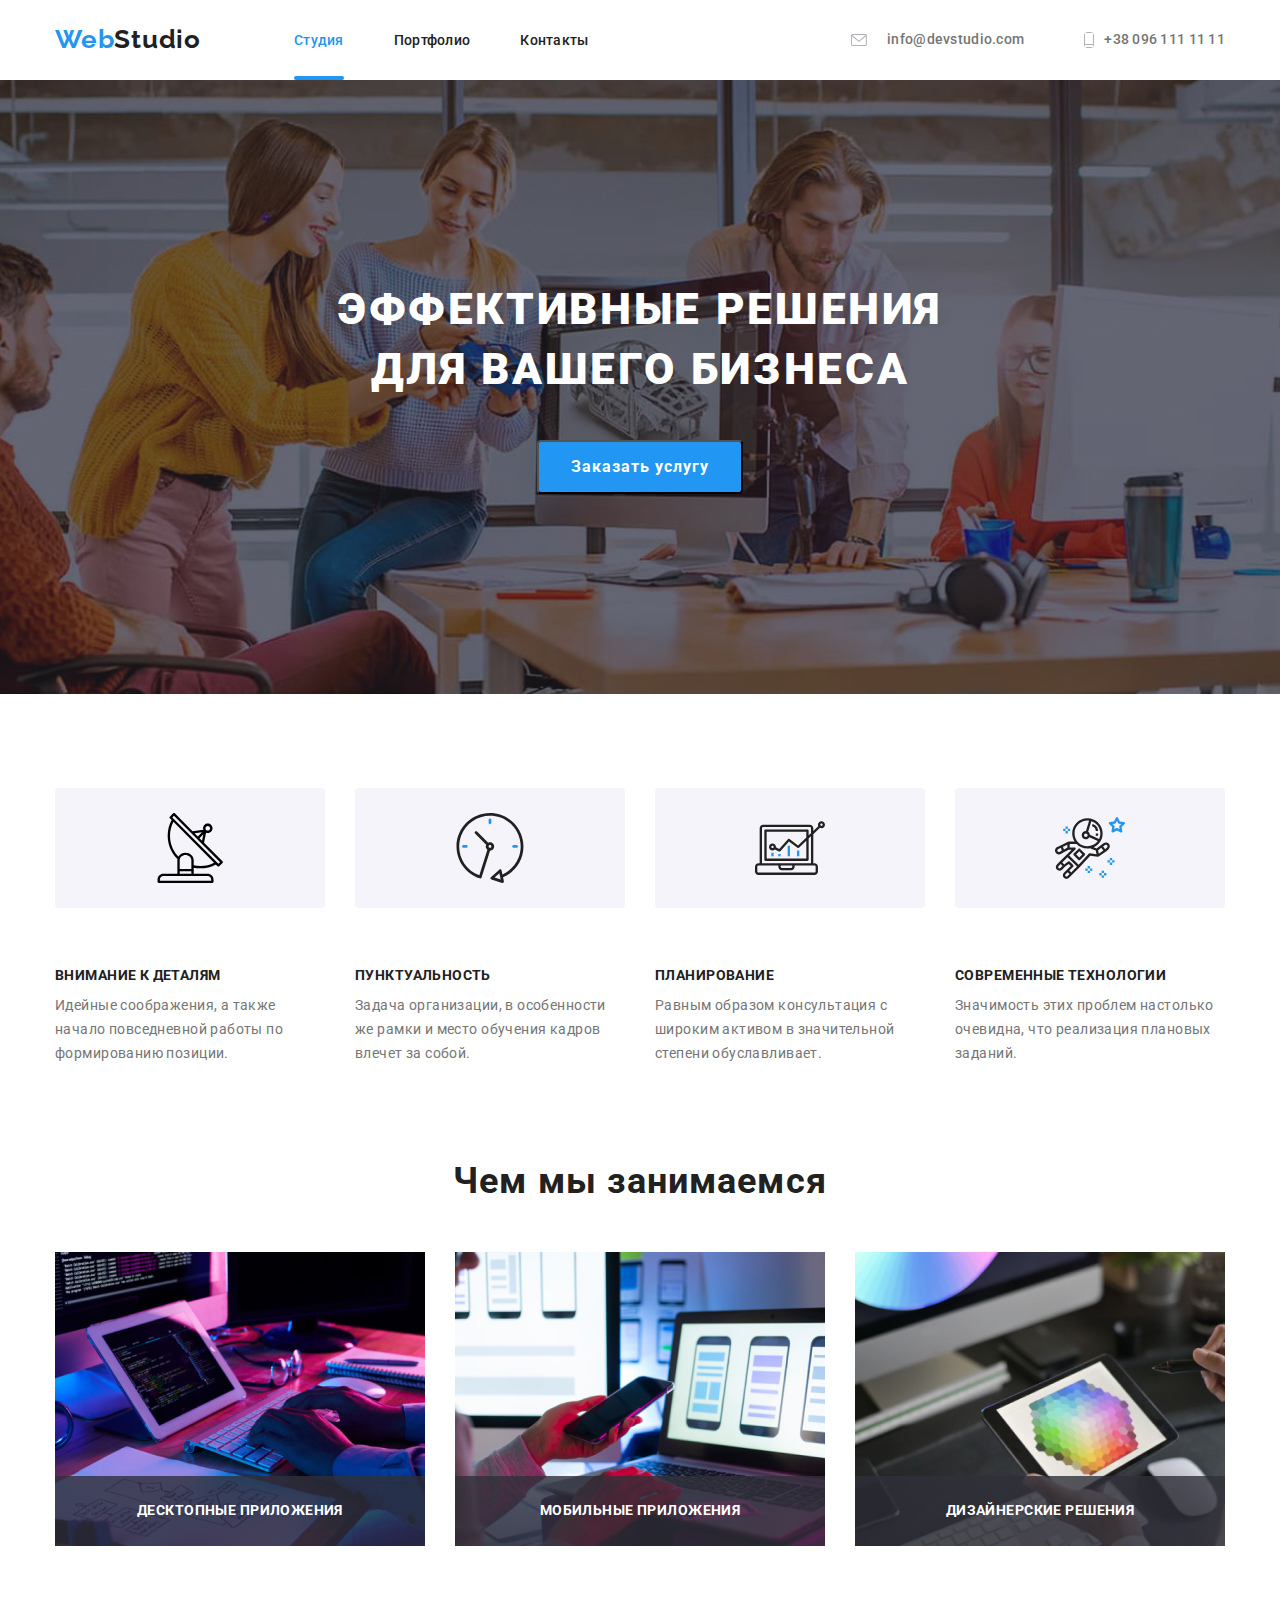
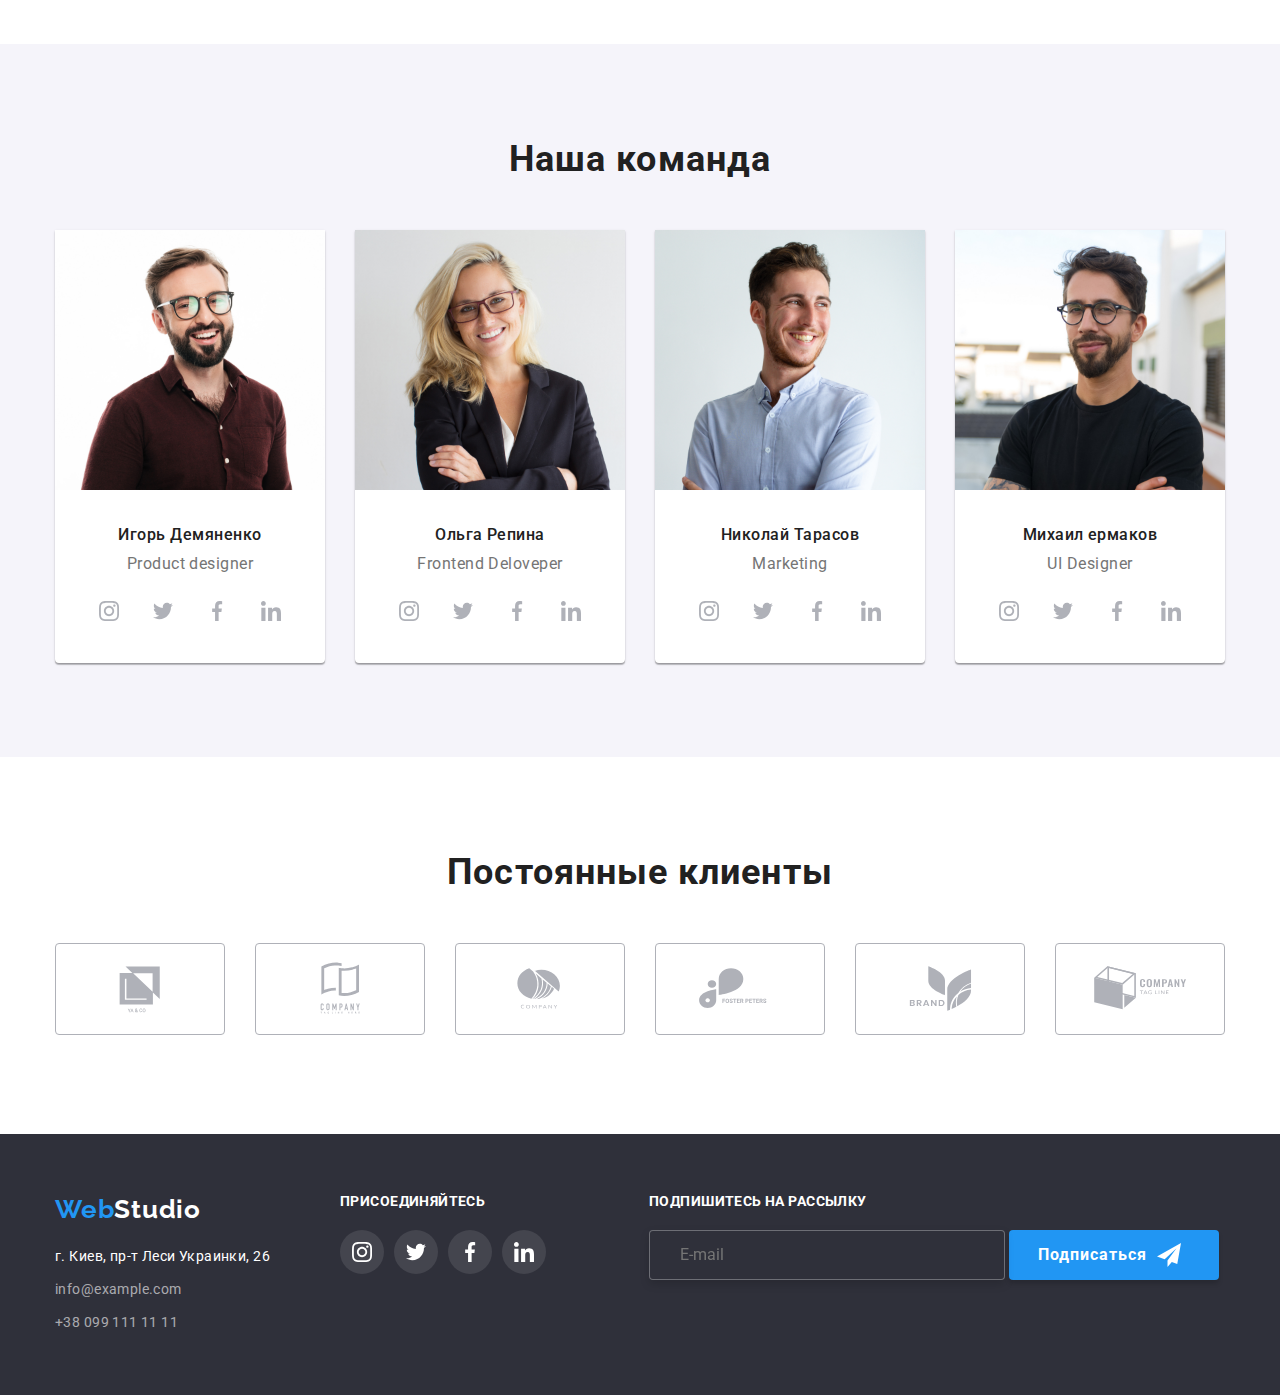
<file: index.html>
<!DOCTYPE html>
<html lang="en">
<head>
    <meta charset="UTF-8">
    <meta http-equiv="X-UA-Compatible" content="IE=edge">
    <meta name="viewport" content="width=device-width, initial-scale=1.0">
    <title>Document</title>
   
       <link rel="preconnect" href="https://fonts.googleapis.com">
    <link rel="preconnect" href="https://fonts.gstatic.com" crossorigin>
    <link href="https://fonts.googleapis.com/css2?family=Raleway:wght@700&family=Roboto:wght@400;500;700;900&display=swap" rel="stylesheet">
   
   
    <link rel="stylesheet" href="https://cdnjs.cloudflare.com/ajax/libs/modern-normalize/1.1.0/modern-normalize.min.css">
    <link rel="stylesheet" href="./css/styles.css">
</head>
<body>
    
    <header class="header"> 
        <div class="container">
            <div class="header-logadres">
                <nav>
                    <ul class="header-nav"> 
                        <li class="logo"> <a  href ="./webstodio.html" class="logo-ferst"> Web<span class="logo-lest">Studio </span> </a></li>
                      

                        <li class="item"> <a href = "./index.html" class="header-aktiv">Студия  </a>  </li>
                        
                        <li class="item"> <a href = "./portfolio.html" class="header-link" >Портфолио</a>  </li>
                        <li class="item"> <a href = "" class="header-link">Контакты</a>  </li>
                       
                    </ul>
                </nav> 
                <ul class="header-cont">
                    <div class="header-logadres header-hover">
                        <li class="item email"> 
                            <svg class="clients-icon email" height="12"   width="16">
                                <use href="./images/symbol-defs.svg#icon-email"></use>
                            </svg>
                            <a class="header-webadres" href = "mailto: info@devstudio.com" >info@devstudio.com </a>
                        </li> 
                        <li class="item web">
                            <svg class="clients-icon web" height="16"   width="10">
                                <use href="./images/symbol-defs.svg#icon-tel"></use>
                            </svg>
                            <a href ="tel:+38 096 111 11 11" class="header-contacts"> +38 096 111 11 11  </a>
                        </li>
                    </div>
                </ul>
            </div>
        </div>
    </header>
  
<main> 




    <section class="center" > 
        <div class="overlay">
    <h1 class="ferst-fase"> ЭФФЕКТИВНЫЕ РЕШЕНИЯ <br> ДЛЯ ВАШЕГО БИЗНЕСА</h1>
  <a class="fersbotton-center" > <button type="button" class="ferst-button" data-modal-open >Заказать услугу </button>  </a>
        </div>
    </section> 
<section class="difer "> <!--diference-->

    <div class="container">   
    <div class="uldifference">
        <ul class="ullink difference">
            <li class="icon-first">
                <div class="differenceicon-center">
                <svg class="icon-fifference" width="70" height="70">
                    <use href="./images/symbol-defs.svg#icon-antenna"></use>
                </svg>
            </div>
            </li>
            <li class="icon-first">
                <div class="differenceicon-center">
                <svg class=""  width="70" height="70">
                    <use href="./images/symbol-defs.svg#icon-clock"></use>
                </svg> 
                </div>
            </li>
            <li class="icon-first">
                <div class="differenceicon-center">
                <svg class=""  width="70" height="70">
                    <use href="./images/symbol-defs.svg#icon-diagram"></use>
                </svg> 
                </div>
            </li>
            <li class="icon-first">
                <div class="differenceicon-center">
                <svg class=""  width="70" height="70">
                    <use href="./images/symbol-defs.svg#icon-astronaut"></use>
                </svg>
                </div>
            </li>
        </ul>
    
    
    <ul class="differenceflex">
        <!-- <div class="difference-item"> -->
        <li class="difference-icon item icon-antenna"> 
            <h3 class="difference">ВНИМАНИЕ К ДЕТАЛЯМ </h3>
            <p class="difference-p">Идейные соображения, а также начало повседневной работы по формированию позиции.</p>
        </li>
        <li class=" difference-icon item icon-clock"> 
            <h3 class="difference">ПУНКТУАЛЬНОСТЬ </h3>
            <p class="difference-p">Задача организации, в особенности же рамки и место обучения кадров влечет за собой.</p>
        </li>
        <li class=" difference-icon item icon-diagram"> 
            <h3 class="difference">ПЛАНИРОВАНИЕ</h3>
            <p class="difference-p">Равным образом консультация с широким активом в значительной степени обуславливает.</p>
        </li>
        <li class=" difference-icon item icon-astronaut"> 
            <h3 class="difference">СОВРЕМЕННЫЕ ТЕХНОЛОГИИ</h3>
            <p class="difference-p">Значимость этих проблем настолько очевидна, что реализация плановых заданий.</p>
        </li>
    </ul> 
</div>



    <!-- </div>   -->
</div>
</section>
<!--услуги-->  
<section class="container-work">
    <div class="container">
<h2 class="work"> Чем мы занимаемся </h2>

<ul class="imagedecor">
    <div class="item-work"  >
        <div class="work-position">
                    <li class=" ">
                        <img src="./images/image1.jpg" alt="Офис" width="370">
                    </li>
                    <div class="work-name" >
                        <h2 class="work-text">Десктопные приложения </h2>
                    </div>
        </div>
        </div>
    

        <div class="item-work"  >
            <div class="work-position">
                        <li class=" ">
                            <img src="./images/image2.jpg" alt="Прилажения" width="370">
                        </li>
                        <div class="work-name" >
                            <h2 class="work-text">Мобильные приложения</h2>
                        </div>
            </div>
            </div>


            <div class="item-work"  >
                <div class="work-position">
                            <li class=" ">
                                <img src="./images/image3.jpg" alt="web-дизайн" width="370">
                            </li>
                            <div class="work-name" >
                                <h2 class="work-text">Дизайнерские решения </h2>
                            </div>
                </div>
                </div>






</ul>
</div>
</section>
<!--команда-->  
    <section class="tim" >
        <div class="container">
<h2 class="team"> Наша команда</h2>
<ul class="teamdecor"> 
    <li class="item">
        <img src="./images/prep_1.jpg" alt="Демьяненко" width="270">
             <div class="team-center">
                <h3 class="team-name"> Игорь Демяненко</h3>
                <p class="team-position"> Product designer</p>
            </div>
    
            <ul class="ullink">

                <li class="lilink">  
                    <a  class="alink" href="https://www.instagram.com">
                    <svg class="linkcvg">
                        <use href="./images/symbol-defs.svg#icon-instagram"></use>
                    </svg> 
                    </a> 
                </li>

                <li class="lilink">  
                    <a  class="alink" href="https://twitter.com/">
                    <svg class="linkcvg">
                        <use href="./images/symbol-defs.svg#icon-twitter" > </use>
                    </svg>
                    </a> 
                </li>

                <li class="lilink"  > 
                    <a class="alink"  href="https://www.facebook.com/">
                        <svg class="linkcvg"> 
                            <use href="./images/symbol-defs.svg#icon-facebook" >  </use>
                           
                        </svg>
                    </a>
                </li> 
                 <li class="lilink">  
                   <a  class="alink" href="https://ua.linkedin.com/"> 
                    <svg class="linkcvg">
                        <use href="./images/symbol-defs.svg#icon-linkedin"></use>
                    </svg>
                    </a> 
                </li>
            </ul>
</li>


    <li class="item">
        <img src="./images/prep_2.jpg " alt="Репина" width="270">
            <div class="team-center">
                <h3 class="team-name">Ольга Репина</h3>
                <p class="team-position">Frontend Deloveper</p>
            </div>
            <ul class="ullink">

                <li class="lilink">  
                    <a  class="alink" href="https://www.instagram.com">
                    <svg class="linkcvg">
                        <use href="./images/symbol-defs.svg#icon-instagram"></use>
                    </svg>
                    </a> 
                </li>

                <li class="lilink">  
                    <a  class="alink" href="https://twitter.com/">
                    <svg class="linkcvg">
                        <use href="./images/symbol-defs.svg#icon-twitter" > </use>
                    </svg>
                    
                    </a> 
                </li>

                <li class="lilink"  > 
                    <a class="alink"  href="https://www.facebook.com/">
                        <svg class="linkcvg"> 
                            <use href="./images/symbol-defs.svg#icon-facebook" > </use>
                        </svg>
                    </a>
                </li> 
                 <li class="lilink">  
                   <a  class="alink" href="https://ua.linkedin.com/"> 
                    <svg class="linkcvg">
                        <use href="./images/symbol-defs.svg#icon-linkedin"></use>
                    </svg>
                    </a> 
                </li>
            </ul>




    </li> 
    <li class="item">
        <img src="./images/prep_3.jpg" alt="Тарасов" width="270" >
            <div class="team-center">
                 <h3 class="team-name">Николай Тарасов</h3>
                <p class="team-position">Marketing</p>
            </div>

            <ul class="ullink">

                <li class="lilink">  
                    <a  class="alink" href="https://www.instagram.com">
                    <svg class="linkcvg">
                        <use href="./images/symbol-defs.svg#icon-instagram"></use>
                    </svg>
                    </a> 
                </li>

                <li class="lilink">  
                    <a  class="alink" href="https://twitter.com/">
                    <svg class="linkcvg">
                        <use href="./images/symbol-defs.svg#icon-twitter" > </use>
                    </svg>
                     </a> 
                </li>

                <li class="lilink"  > 
                    <a class="alink"  href="https://www.facebook.com/">
                        <svg class="linkcvg"> 
                            <use href="./images/symbol-defs.svg#icon-facebook" > </use>
                        </svg>
                    </a>
                </li> 
                 <li class="lilink">  
                   <a  class="alink" href="https://ua.linkedin.com/"> 
                    <svg class="linkcvg">
                        <use href="./images/symbol-defs.svg#icon-linkedin"></use>
                    </svg>
                    </a> 
                </li>
            </ul>
    </li>
    <li class="item">
        <img src="./images/prep_4.jpg" alt="Ермаков" width="270">
            <div class="team-center">
                 <h3 class="team-name">Михаил ермаков</h3>
                 <p class="team-position">UI Designer</p>
            </div>


            <ul class="ullink">

                <li class="lilink">  
                    <a  class="alink" href="https://www.instagram.com">
                    <svg class="linkcvg">
                        <use href="./images/symbol-defs.svg#icon-instagram"></use>
                    </svg>
                    </a> 
                </li>

                <li class="lilink">  
                    <a  class="alink" href="https://twitter.com/">
                    <svg class="linkcvg">
                        <use href="./images/symbol-defs.svg#icon-twitter" > </use>
                    </svg>
                    </a> 
                </li>

                <li class="lilink"  > 
                    <a class="alink"  href="https://www.facebook.com/">
                        <svg class="linkcvg"> 
                            <use href="./images/symbol-defs.svg#icon-facebook" > 
                            </use>
                        </svg>
                    </a>
                </li> 
                 <li class="lilink">  
                   <a  class="alink" href="https://ua.linkedin.com/"> 
                    <svg class="linkcvg">
                        <use href="./images/symbol-defs.svg#icon-linkedin"></use>
                    </svg>
                    </a> 
                </li>
            </ul>
    </li>
</ul>
</div>
</section>
</main>




<!-- clients -->

<section class="clients"> 

<div class="container ">
    <h2 class="team"> Постоянные клиенты</h2>
    <ul class="ulclients">
        <li class="liclients">
            <a href="" class="aclients">
                <svg  class="clients-icon" height="92"   width="170">
                    <use href=  "./images/symbol-defs.svg#icon-Client-1"></use>
                </svg>
            </a>
        </li>
        <li class="liclients" >
                <a href="" class="aclients">
                <svg class="clients-icon"height="92"   width="170">
                    <use href=  "./images/symbol-defs.svg#icon-Client-2"></use>
                 </svg>
                </a>
        </li>
        <li class="liclients" >
             <a href="" class="aclients">
                <svg class="clients-icon"height="92"   width="170">
                <use href=  "./images/symbol-defs.svg#icon-Client-3"></use>
                </svg>
            </a>
        </li>
        <li class="liclients"  > 
            <a href="" class="aclients">
                <svg class="clients-icon" height="92"   width="170">
                <use href=  "./images/symbol-defs.svg#icon-Client-4"></use>
                </svg>
             </a>
        </li>
        <li class="liclients" >
             <a href="" class="aclients">
                <svg class="clients-icon" height="92"   width="170">
                <use href=  "images/symbol-defs.svg#icon-Client-5"></use>
                </svg>
                </a>
        </li>
        <li class="liclients"> 
            <a href="" class="aclients">
                <svg class="clients-icon" height="92"   width="170">
                    
                <use href=  "images/symbol-defs.svg#icon-Client-6"></use>
                </svg>
                </a>
        </li>
    </ul>
    </div>
</section>




<footer class="footer">
    <div class="container">
        <div class="footer-container"  >
            <div class="footer-contacts">
                    <a class="logo-ferst" href ="./webstodio.html"> Web<span class="logo-footer">Studio </span> </a>
                    <address >
                        <ul>
                            <li>
                                <a href="https://goo.gl/maps/sG5o7renHpmHk2K48" class="footer-adress"> г. Киев, пр-т Леси Украинки, 26</a> 
                            </li>
                            <li>
                                <a href="mailto: info@example.com" class="footer-contaktsemail">info@example.com</a>  
                            </li>
                            <li>
                            <a href="tel:+38 099 111 11 11 " class="footer-contaktstel"> +38 099 111 11 11</a> 
                            </li>
                        </ul>
                    </address>
            </div>
            <div class="footer-link">

                <h2 class="footer-join">присоединяйтесь</h2>
                <ul class=" ulfooterlink ullink ">

                    <li class="lilink">  
                        <a  class="alink alinkfooter" href="https://www.instagram.com">
                        <svg class="linkcvgfooter">
                            <use href="./images/symbol-defs.svg#icon-instagram"></use>
                        </svg>
                        </a> 
                    </li>

                    <li class="lilink">  
                        <a  class="alink  alinkfooter" href="https://twitter.com/">
                        <svg class="linkcvgfooter">
                            <use href="./images/symbol-defs.svg#icon-twitter" > 
                        </svg>
                        </use>
                        </a> 
                    </li>

                    <li class="lilink"  > 
                        <a class="alink  alinkfooter"  href="https://www.facebook.com/">
                            <svg class="linkcvgfooter"> 
                                <use href="./images/symbol-defs.svg#icon-facebook" > </use>
                                
                            </svg>
                        </a>
                    </li> 
                    <li class="lilink">  
                    <a  class="alink alinkfooter" href="https://ua.linkedin.com/"> 
                        <svg class="linkcvgfooter">
                            <use href="./images/symbol-defs.svg#icon-linkedin"></use>
                        </svg>
                        </a> 
                    </li>
                </ul>

            </div>  
            <div class="foofer-sub" >
                <h3 class="footer-join"> Подпишитесь на рассылку</h3>
            <form>
             <label>
                 <input class="footer-lab" type="email" name="email" placeholder="E-mail" />
               </label>
                <button  class="footbutsub">Подписаться </button> </li>
                
                
              
            
               <!-- <a  class="footbutsub">Подписаться </a> -->
             </form>
             </div>
        </div> 
    </div>
</footer>


<div class="backdrop is-hidden" data-modal>
   
    <!-- <div class="unbutton-modal"></div>  -->
        <div class="modal">
            <form class="form-modal">
                <h2 class="textform">Оставьте свои данные, мы Вам перезвоним</h2>
                <div class="form-label"> 
                    <label for="name"  class="lab-text"> Имя </label>
                    <input type="text" class="form-input" name="name" id="name"> 
                    <svg class="form-swg"> 
                        <use href="./images/symbol-defs.svg#icon-Vector-1-1 "></use>
                    </svg>
                
                </div> 
                <div class="form-label">
                <label for="tel" class="lab-text">Телефон</label>
                <input type="email" class="form-input" name="name" id="email">
                <svg class="form-swg"> 
                    <use href="./images/symbol-defs.svg#icon-Vector-2-1 "></use>
                </svg>
            </div>
                <div class="form-label"> 
            <label for="email" class="lab-text"> Почта</label>
                <input type="tel" class="form-input" name="tel" id="tel">
                <svg class="form-swg"> 
                    <use href="./images/symbol-defs.svg#icon-Vector-3-1 "></use>
                </svg>
            </div>
            <div class="form-label"> 
                <label for="comment" class="lab-text"> Комментарий</label>
                <textarea  class="textarea" name="comment" id="comment" rows="6" placeholder="Введите текст" >  </textarea>
            </div>
            <div class="svgform-accomod">
                <input type="checkbox" name="polisy"  id="policy" class="input-check visually-hedden" >
                <!-- <svg class="swg-form" height="16"   width="16">
                    <use href="./images/symbol-defs.svg#icon-icon-check-0"></use>
                </svg> -->
            
                <label for="policy" class="labpolisity-text"> Соглашаюсь с рассылкой и принимаю <a href="#" class="alabpolisity-text"> Условия договора</a> </label>
            </div>
            <button class="buttonform" type="submit"> Отправить</button>
            </form>

                    <button class="button-modal" data-modal-close> 
                        <svg  height="10"   width="10">
                            <use href="./images/symbol-defs.svg#icon-Vector"></use>
                        </svg>
                    </button>
        </div>
    </div>
</div>


<script src="./js/modal.js"></script>



       </body>
</html>
</file>
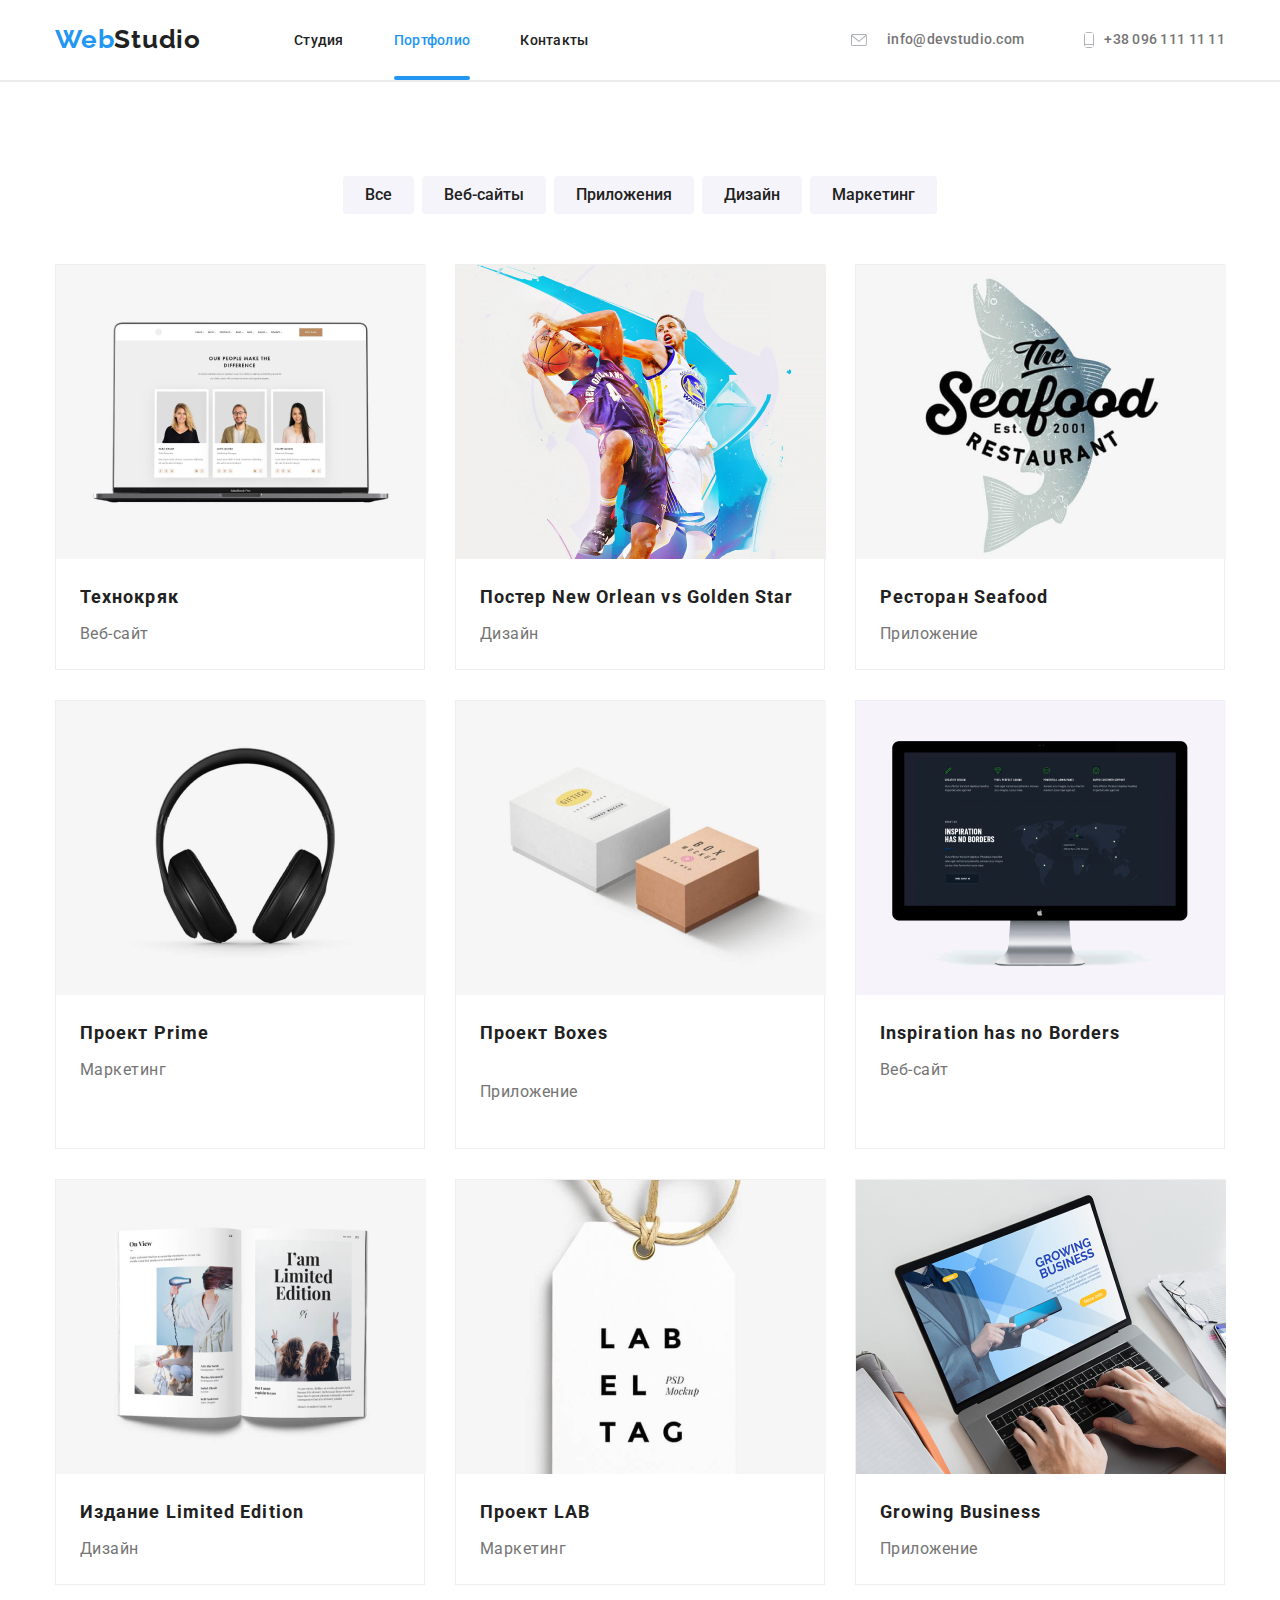
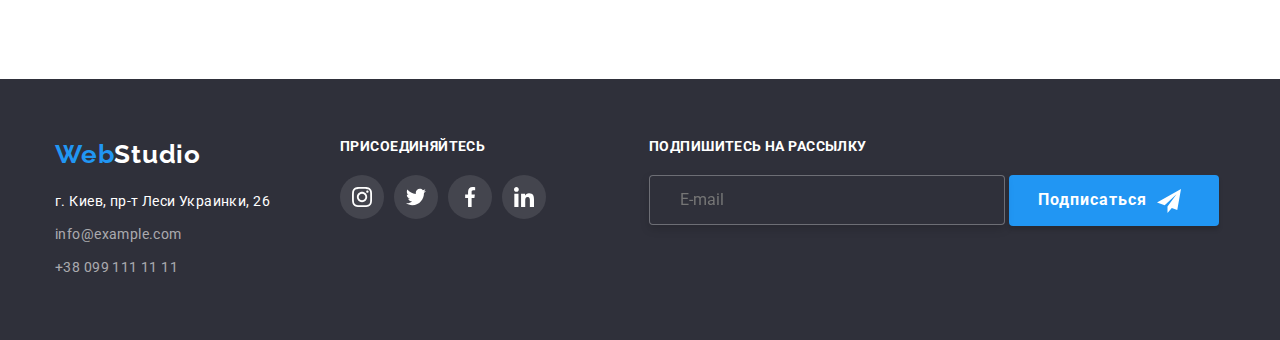
<file: portfolio.html>
<!DOCTYPE html>
<html lang="en">
<head>
    <meta charset="UTF-8">
    <meta http-equiv="X-UA-Compatible" content="IE=edge">
    <meta name="viewport" content="width=device-width, initial-scale=1.0">
    <title>Portfolio</title>
    
    
          <link rel="preconnect" href="https://fonts.googleapis.com">
    <link rel="preconnect" href="https://fonts.gstatic.com" crossorigin>
    <link href="https://fonts.googleapis.com/css2?family=Raleway:wght@700&family=Roboto:wght@400;500;700;900&display=swap" rel="stylesheet">
    <link rel="stylesheet" href="https://cdnjs.cloudflare.com/ajax/libs/modern-normalize/1.1.0/modern-normalize.min.css">
    <link rel="stylesheet" href="./css/styles.css">
</head>

<body>
       
    <header class="header"> 
        <div class="container">
            <div class="header-logadres">
                <nav>
                    <ul class="header-nav"> 
                    <li class="logo"> <a  href ="./webstodio.html" class="logo-ferst"> Web<span class="logo-lest">Studio </span> </a></li>
                    <li class="item"> <a href = "./index.html" class= "header-link">Студия  </a>  </li>
                    <li class="item"> <a href = "./portfolio.html" class="header-aktiv" >Портфолио</a>  </li>
                    <li class="item"> <a href = "" class="header-link">Контакты</a>  </li>
                    </ul>
                </nav> 
                <ul class="header-cont">
                    <div class="header-logadres header-hover">
                        <li class="item email"> 
                            <svg class="clients-icon email" height="12"   width="16">
                                <use href="./images/symbol-defs.svg#icon-email"></use>
                            </svg>
                            <a href = "mailto: info@devstudio.com" class="header-webadres">info@devstudio.com </a>
                        </li> 
                        <li class="item web">
                            <svg class="clients-icon web" height="16"   width="10">
                                <use href="./images/symbol-defs.svg#icon-tel"></use>
                            </svg>
                            <a href ="tel:+38 096 111 11 11" class="header-contacts"> +38 096 111 11 11  </a>
                        </li>
                    </div>
                </ul>
            </div>
        </div>
    </header>
    
<main>
    <div class="border-bottom"></div>
        <!-- навигация по сайту-->
        <section class="section-bottom" >   
            <div class="container">
                
                    <ul class="button button-section">
                        <li  > <button class="last"  type="button">Все </button>  </li>
                        <li > <button  class="last" type="button"> Веб-сайты </button> </li>
                        <li > <button  class="last" type="button"   > Приложения</button>   </li>
                        <li > <button  class="last" type="button" > Дизайн </button>  </li>
                        <li > <button  class="last" type="button"  > Маркетинг </button>  </li>
                    </ul>
            </div>
    


    
                
                    <!-- Примеры работ -->
                    <div class="container"> 
                        <ul class="works-title">
                                                  
                            <li class="item">
                                <div class="overley-full"> 
                                        <div class="overley"> 
                                            <p class="overley-text"> Ресурс предлагает комплексные предложения с разным уровнем функционала и сервисов. Все это позволит посетителю получить исчерпывающие сведения о компании или частном лице.</p> 
                                           <img src="./images/work1.jpg" width="370">
                                         </div>
                                    
                                        <div class="progect-decoration">
                                            <h3 class="works-text"> Технокряк</h3> <br>
                                            <p class="works-symbol"> Веб-сайт</p>
                                        </div>
                                </div>
                            </li>
                            <li class="item">
                                <div class="overley-full"> 
                                    <div class="overley"> 
                                        <p class="overley-text"> Ресурс предлагает комплексные предложения с разным уровнем функционала и сервисов. Все это позволит посетителю получить исчерпывающие сведения о компании или частном лице.</p> 
                                       <img src="./images/work2.jpg" width="370">
                                    </div>
                                    <div class="progect-decoration">
                                        <h3 class="works-text"> Постер New Orlean vs Golden Star</h3><br>
                                        <p class="works-symbol"> Дизайн</p>
                                    </div>
                                </div>
                            </li>
                            <li class="item">
                                <div class="overley-full"> 
                                        <div class="overley"> 
                                            <p class="overley-text"> Ресурс предлагает комплексные предложения с разным уровнем функционала и сервисов. Все это позволит посетителю получить исчерпывающие сведения о компании или частном лице.</p> 
                                        <img src="./images/work3.jpg" width="370">
                                        </div>
                                    </div>
                                            <div class="progect-decoration">
                                                <h3 class="works-text"> Ресторан Seafood</h3> <br>
                                                <p class="works-symbol"> Приложение</p>
                                            </div>
                                
                            </li>
                            <li class="item">
                                <div class="overley-full"> 
                                    <div class="overley"> 
                                        <p class="overley-text"> Ресурс предлагает комплексные предложения с разным уровнем функционала и сервисов. Все это позволит посетителю получить исчерпывающие сведения о компании или частном лице.</p> 
                                       <img src="./images/work4.jpg" width="370">
                                     </div>
                                    <div class="progect-decoration">
                                        <h3 class="works-text"> Проект Prime</h3><br>
                                        <p class="works-symbol"> Маркетинг</p>
                                    </div>
                                </div>
                            </li>
                            <li class="item">
                                <div class="overley-full"> 
                                    <div class="overley"> 
                                        <p class="overley-text"> Ресурс предлагает комплексные предложения с разным уровнем функционала и сервисов. Все это позволит посетителю получить исчерпывающие сведения о компании или частном лице.</p> 
                                       <img src="./images/work5.jpg" width="370">
                                     </div>
                                    <div class="progect-decoration">
                                        <h3 class="works-text"> Проект Boxes</h3><br>
                                        <h4 class="works-symbol"> Приложение</p>
                                    </div>
                                </div>
                            </li>
                            <li class="item">
                                <div class="overley-full"> 
                                    <div class="overley"> 
                                        <p class="overley-text"> Ресурс предлагает комплексные предложения с разным уровнем функционала и сервисов. Все это позволит посетителю получить исчерпывающие сведения о компании или частном лице.</p> 
                                       <img src="./images/work6.jpg" width="370">
                                     </div>
                                    <div class="progect-decoration">
                                        <h3 class="works-text"> Inspiration has no Borders</h3><br>
                                        <p class="works-symbol"> Веб-сайт</p>
                                    </div>
                                </div>
                            </li>
                            <li class="item">
                                <div class="overley-full"> 
                                    <div class="overley"> 
                                        <p class="overley-text"> Ресурс предлагает комплексные предложения с разным уровнем функционала и сервисов. Все это позволит посетителю получить исчерпывающие сведения о компании или частном лице.</p> 
                                       <img src="./images/work7.jpg" width="370">
                                     </div>
                                    <div class="progect-decoration">
                                        <h3 class="works-text"> Издание Limited Edition</h3><br>
                                        <p class="works-symbol"> Дизайн</p>
                                    </div>
                                </div>
                            </li>
                            <li class="item">
                                <div class="overley-full"> 
                                    <div class="overley"> 
                                        <p class="overley-text"> Ресурс предлагает комплексные предложения с разным уровнем функционала и сервисов. Все это позволит посетителю получить исчерпывающие сведения о компании или частном лице.</p> 
                                       <img src="./images/work8.jpg" width="370">
                                     </div>
                                    </div>
                                    <div class="progect-decoration">
                                        <h3 class="works-text"> Проект LAB</h3><br>
                                        <p class="works-symbol"> Маркетинг </p>
                                    </div>
                                
                            </li>
                            <li class="item">
                                <div class="overley-full"> 
                                            <div class="overley"> 
                                                <p class="overley-text"> Ресурс предлагает комплексные предложения с разным уровнем функционала и сервисов. Все это позволит посетителю получить исчерпывающие сведения о компании или частном лице.</p> 
                                            <img src="./images/work9.jpg" width="370">
                                            </div>
                                    
                                    <div class="progect-decoration">
                                        <h3 class="works-text"> Growing Business</h3><br>
                                        <p class="works-symbol"> Приложение</p>
                                
                                    </div>
                                </div>
                            </li>
            </ul>
    </div>
    </section>
</main> 

<footer class="footer">
    <div class="container">
        <div class="footer-container"  >
            <div class="footer-contacts">
                    <a class="logo-ferst" href ="./webstodio.html"> Web<span class="logo-footer">Studio </span> </a>
                    <address >
                        <ul>
                            <li>
                                <a href="https://goo.gl/maps/sG5o7renHpmHk2K48" class="footer-adress"> г. Киев, пр-т Леси Украинки, 26</a> 
                            </li>
                            <li>
                                <a href="mailto: info@example.com" class="footer-contaktsemail">info@example.com</a>  
                            </li>
                            <li>
                            <a href="tel:+38 099 111 11 11 " class="footer-contaktstel"> +38 099 111 11 11</a> 
                            </li>
                        </ul>
                    </address>
            </div>
            <div class="footer-link">

                <h2 class="footer-join">присоединяйтесь</h2>
                <ul class=" ulfooterlink ullink ">

                    <li class="lilink">  
                        <a  class="alink alinkfooter" href="https://www.instagram.com">
                        <svg class="linkcvgfooter">
                            <use href="./images/symbol-defs.svg#icon-instagram"></use>
                        </svg>
                        </a> 
                    </li>

                    <li class="lilink">  
                        <a  class="alink  alinkfooter" href="https://twitter.com/">
                        <svg class="linkcvgfooter">
                            <use href="./images/symbol-defs.svg#icon-twitter" > 
                        </svg>
                        </use>
                        </a> 
                    </li>

                    <li class="lilink"  > 
                        <a class="alink  alinkfooter"  href="https://www.facebook.com/">
                            <svg class="linkcvgfooter"> 
                                <use href="./images/symbol-defs.svg#icon-facebook" > </use>
                                
                            </svg>
                        </a>
                    </li> 
                    <li class="lilink">  
                    <a  class="alink alinkfooter" href="https://ua.linkedin.com/"> 
                        <svg class="linkcvgfooter">
                            <use href="./images/symbol-defs.svg#icon-linkedin"></use>
                        </svg>
                        </a> 
                    </li>
                </ul>

            </div>  
            <div class="foofer-sub">
                <h3 class="footer-join"> Подпишитесь на рассылку</h3>
            <form>
             <label>
                 <input class="footer-lab" type="email" name="email" placeholder="E-mail" />
               </label>
                <button  class="footbutsub">Подписаться </button> </li>
                
                
              
            
               <!-- <a  class="footbutsub">Подписаться </a> -->
             </form>
             </div>
        </div> 
    </div>
</footer>
   

</body>
</html>
</file>
<file: css/styles.css>
html{
    box-sizing: border-box;    
}
*,
*::before,
*::after{
    box-sizing: inherit;
}
:root{
    --trend-color:#2196F3;
    --notrend-kolor: #757575;
}
body {
    margin: 0;
    font-family: "Roboto", sans-serif;
    color: #212121;
    font-style: normal;
    
}
li {list-style: none;
    padding: 0;
    margin: 0;}
ul, h1, h2, h3, p{ 
    padding: 0;
        margin: 0;

    }

    /* .reset-ul{
        padding: 0;
        margin: 0;
    } */

 a {
    text-decoration: none;
} 



.logo-ferst{
display: inline-block;
font-family: 'Raleway';
font-weight: 700;
font-size: 26px;
line-height: 1.2;
letter-spacing: 0.03em; 
color: var(--trend-color);
transition:  250ms cubic-bezier(0.4, 0, 0.2, 1);
/* margin-top: 24;
margin-bottom: 25; */

}



.logo-ferst .logo-lest{
    display: inline-block;
    color: #212121;
    margin-top: 24px;
    margin-bottom: 25px;
    transition:  250ms cubic-bezier(0.4, 0, 0.2, 1);
}
.logo-ferst:hover,
.logo-ferst:focus{
    cursor: pointer;
    color: var(--notrend-color);
    transition:  250ms cubic-bezier(0.4, 0, 0.2, 1);
   
}
/* container  */
.container{

 width: 1200px;
 padding-left: 15px;
 padding-right: 15px;
    margin-right: auto;
    margin-left: auto;
    margin-bottom: 0;
        /* outline: 2px solid #212121; */
  
    }
/* header navigation */
.header {
    /* background:#FFFFFF; */
    background:#FFFFFF;
    /* border: 1px solid #ECECEC; */
    /* border-bottom: 1px solid #ECECEC; */
    }
    .border-bottom{
         display: block;
       /*width: 5px;
       height: 100%;
       /* background:  #ECECEC;  
       background:  #212121;  */
       border: 0.5px solid #ECECEC;
    }

.header-link{
   font-weight: 500;
font-size: 14px;
line-height: 1.14;
letter-spacing: 0.02em;
color: #212121;;
padding-bottom: 32px;
padding-top: 32px;
transition:250ms cubic-bezier(0.4, 0, 0.2, 1);
        }
    .header-aktiv{
       display: block;
        font-weight: 500;
        font-size: 14px;
        line-height: 1,14;
        letter-spacing: 0.02em;
        color: var(--trend-color);

        padding-bottom: 32px;
        padding-top: 32px;
        /* border-bottom: 3px solid transparent; */
        transition:250ms cubic-bezier(0.4, 0, 0.2, 1);
       /* border-bottom: 4px transparent solid  #2196F3; */
    }
    
    .header-aktiv:hover,
    .header-aktiv:focus{
        color: #212121;
        transition: 250ms cubic-bezier(0.4, 0, 0.2, 1);
        /* border-bottom: 4px  solid  #2196F3; */
        /* border-bottom: none; */
    }

    .header-nav{
        display: flex;
        align-items:center;
        overflow: hidden;
        margin-top: 0;
        padding-bottom: 0;
        margin-bottom: 0;
        padding-bottom: 0;


    }
    .header-nav .logo{
        margin-right:93px;
        transition:  250ms cubic-bezier(0.4, 0, 0.2, 1);
    }
    .header-nav .item{
        margin-right: 50px;
       
    }
    .header-nav .item:last-child{
        margin-right: 0px;
        
    }
      /* header finich */


  
.header-link:hover, 
.header-link:focus
{
    color: var(--trend-color); 
    transition: 250ms cubic-bezier(0.4, 0, 0.2, 1);
    /* border-bottom: 4px  solid  #2196F3; */
}

/* Нижнее подчеркивание активной страници */

a {
    position: relative;
   
  }
  a:after {
    display: block;
    position: absolute;
  /*задаём цвет линии*/
    content: "";
   
  }  
  .header-aktiv::after{
    content: "";
    display: block;
    position: absolute;
    padding-top: 0;
    margin-top: 28px;
    width: 100%;
    height: 4px;
    background: #2196F3;
    border-radius: 2px;

    
}





















/* header contacts */
        .header-cont {

            display: flex;
            /* align-items:center; */
margin-left: auto;
color: var(--notrend-kolor);
            font-size: 14px;
            font-weight: 500;
            line-height: 1.14; 
            letter-spacing: 0.02em;  
            /* padding-bottom: 32px; */
            transition:  250ms cubic-bezier(0.4, 0, 0.2, 1);
        }
         .header-webadres {
                color: var(--notrend-color);
                padding-top: 32px;
                padding-bottom: 32px;
                margin-left: 10px;
                transition:  250ms cubic-bezier(0.4, 0, 0.2, 1);
            }
     .header-contacts {
           color: var(--notrend-color);
           padding-top: 32px;
           padding-bottom: 32px;
           margin-left: 10px;
           transition:  250ms cubic-bezier(0.4, 0, 0.2, 1);
                }



                .item:hover .email
                 {
                    color: var(--trend-color); 
                    fill:#2196F3;
                    transition:  250ms cubic-bezier(0.4, 0, 0.2, 1);
                }
                .item:hover, 
                .item:focus-within   .email {
                
                    transition:  250ms cubic-bezier(0.4, 0, 0.2, 1);
                    /* color: var(--trend-color);  */
                    fill:#2196F3;
                }
               
                .item:hover .web
                {
                    color: var(--trend-color); 
                     fill:#2196F3; 
                     transition:  250ms cubic-bezier(0.4, 0, 0.2, 1);
                }
                .item:hover, 
                .item:focus-within .web {
                
                    transition:  250ms cubic-bezier(0.4, 0, 0.2, 1);
                    color: var(--trend-color);   
                    fill:#2196F3;
                }
              

.header-contacts:focus-within  .email
{
    fill:#2196F3;
    color: var(--trend-color); 
    transition:  250ms cubic-bezier(0.4, 0, 0.2, 1);
}
.header-contacts:focus-within .web, 
.header-contacts:focus
{
    transition:  250ms cubic-bezier(0.4, 0, 0.2, 1);
    fill:#2196F3;
    color: var(--trend-color);  
}


.header-webadres:hover, 
.header-webadres:focus
{
    fill:#2196F3;
    color: var(--trend-color); 
    transition:  250ms cubic-bezier(0.4, 0, 0.2, 1);
} 







.header-cont .item{
    display: flex;
    align-items: center;
    /* margin-left: 10px; */
    margin-right: 50px;
}
.header-cont .item:last-child{
    margin-right: 0px;
    margin-left: 10px;
    
}
.header-logadres{
    display: flex;
    align-items: center;
    /* border-bottom: 3px solid transparent; */
    

    
}

.clients-icon.email{
    transition:  250ms cubic-bezier(0.4, 0, 0.2, 1);
    border-radius: 0;
    display: block;
    margin-right: 10px;
    border: 0;
    /* margin-left: 10px; */
    }
    .clients-icon.web{
       
        border: 0;
        
    }




/* первичное приветсвие index.html */
.ferst-fase{
    display: block;
     /* background:#2F303A; */
     font-weight: 900;
     Font-size: 44px;
     Line-height: 1.36;
     letter-spacing: 0.06em;
     color:#FFFFFF;
     margin-bottom: 40px;

     margin-top: 0;
/* margin-bottom: 30px; */
text-align: center;
/* padding-top: 200px;
padding-bottom: 280px; */

 }



/* index button */
.ferst-button{
    display: inline-block;
    border-radius: 4px;
    padding: 10px 32px;
    text-align: center; 

    background:var(--trend-color);
    font-weight: 700;
    font-size: 16px;
    line-height: 1.88;
    cursor: pointer;
    color:#FFFFFF;
    letter-spacing: 0.06em;
    transition: 250ms cubic-bezier(0.4, 0, 0.2, 1);}

    .ferst-button:hover, .ferst-button:focus{
    background:green;
    color: var(--trend-color);
}
.center{
    display: blok;
    text-align: center;
    padding-top: 200px;
padding-bottom: 200px;
background: #2F303A; 


background-image: linear-gradient( to right,  rgba(47, 48, 58, 0.4),
rgba(47, 48, 58, 0.4)), url(../images/imagfon.jpg);
max-width: 1600px;
/* outline: 10px solid tomato; */
margin-left: auto;
margin-right: auto;
background-size: cover;
background-repeat: no-repeat;
background-position: center;
    
}
.difer{
    padding-top: 94px;
    padding-bottom:94px;
    padding-inline-start: 0;


}
    /* navigation .button potfolio */


    /* .button{

         display: inline-block; 
        color:#212121;
        Font-style: Roboto;
        font-weight: 500;
        Font-size: 16px;
       Line-height: 1.63;
        /* border-radius: 4px;
        padding: 6px 22px;  */
        /* padding-top: 6px; */
        /* padding-bottom: 22px; */
        /* text-align: center; }*/
        
    




/* justify-content: center;  */
 

 .button-section{  
    display: flex;
 justify-content: center; 
    
    margin-bottom: 50px; } 
    .section-bottom{
        padding-top: 94px;
        padding-bottom: 94px;
    }

 .button li{

    border-radius: 4px;
    margin-right: 8px;
     /* justify-content: center;  */
   }  
   .button li:last-child{
    margin-right: 0px;
   }
   
.button .activ{
    Font-style: Roboto;
        font-weight: 500;
        Font-size: 16px;
       Line-height: 1.63;
    border: 0;
    padding: 6px 22px; 
display: inline-block;
 border-radius: 4px; 
    color: #FFFFFF;
    background: var(--trend-color);
    cursor: pointer; 
    transition:  250ms cubic-bezier(0.4, 0, 0.2, 1);
   
}
.button .last{
    Font-style: Roboto;
        font-weight: 500;
        Font-size: 16px;
       Line-height: 1.63;
    border: 0;
    padding: 6px 22px; 
 border-radius: 4px;  
background: #F5F4FA;
color: #212121;
cursor: pointer;
transition: 250ms cubic-bezier(0.4, 0, 0.2, 1);
}

.button .activ:hover, .button .activ:focus{
    transition:  250ms cubic-bezier(0.4, 0, 0.2, 1);
    background:green;
    color: var(--trend-color);
    box-shadow: 0px 3px 1px rgba(0, 0, 0, 0.1), 0px 1px 2px rgba(0, 0, 0, 0.08), 0px 2px 2px rgba(0, 0, 0, 0.12);
/* border-radius: 4px; */
    
}
    .button .last:hover, .button .last:focus{
        transition:  250ms cubic-bezier(0.4, 0, 0.2, 1);
        background: var(--trend-color);
        color: #F5F4FA;
        box-shadow: 0px 3px 1px rgba(0, 0, 0, 0.1), 0px 1px 2px rgba(0, 0, 0, 0.08), 0px 2px 2px rgba(0, 0, 0, 0.12);
/* border-radius: 4px; */
        
    }


   

/* team */





/* ferst content */

    

/* краткое описание отличий  index*/

.icon-first{
    display: flex;
    width: 270px;
    height: 120px;
    /* outline: 2px solid #212121; */
    border-radius: 4px;
    background: #F5F4FA;
    transition:  250ms cubic-bezier(0.4, 0, 0.2, 1);
        margin-bottom: 30px;
        margin-right:30px;
    }
        


        .icon-first:last-child{
            margin-right: 0;
        }


/* .differenceflex .item{
    display: flex; 
        width: 270px;
        margin-right: 30px;
        margin-left: 0;


            } */

             .differenceflex .item:last-child{
        margin-right: 0;
    }

.ulifference{
    display: flex;
    padding-top: 0;
    padding-left: 0;
    padding-right: 0;
    margin-left: 0;
    margin-right: 0;

    
}



    .differenceflex {
        display: flex;
       


            }
    .differenceflex:last-child{
        margin-right: 0;
    }
    .difference-icon{
        
       
        width: 270px;
        margin-right: 30px;
        margin-left: 0;
       
        /* outline: 5px solid #212121;  */
        display: block ; 
         /* background-size: contain ; */
         
        
        
    }
    .differenceicon-center{
        display: block;
     padding-left: 100px;
     padding-right: 100px;
     padding-top: 25px;
     padding-bottom: 25px;

      


    }
    .ullink.difference{
        margin-left: 0;
    }

    /* .icon-fifference{
background-size: contain;
    } */
.difference{
    color:#212121;
    font-weight: 700;
    font-size: 14px;
    line-height: 1.14;
    letter-spacing: 0.03em;

    margin-bottom: 10px;
      }

.difference-p {
    font-weight: 400;
    font-size: 14px;
    line-height: 1.71;
    letter-spacing: 0.03em;
    color:var(--notrend-kolor);
    }
    /* class work = class team      team index.html*/
.work {
    color:#212121;
    font-weight: 700;
    font-size: 36px;
    line-height: 1.17;
    letter-spacing: 0.03em;
    text-align: center;
    margin-bottom: 50px;}

    .container-work{
        padding-bottom: 94px;

    }
   
    .imagedecor{
        display: flex;
      

    }

    .item-work{
       display: block; 
        margin-right: 30px;
    }
    .item-work:last-child{
        margin-right: 0;
    }


    .work-position{
        
        position: relative; 
       
    }
.work-name{
    display: block;
    width: 370px;
    height: 30px;
    position: absolute;
    top: 224px;
    right: 0;
}

.work-text{


display: block;
padding: 27px 82px;


font-family: 'Roboto';
font-style: normal;
font-weight: 700;
font-size: 14px;
line-height: 1.14;
text-align: center;
letter-spacing: 0.03em;
text-transform: uppercase;
color: #FFFFFF;
background: rgba(47, 48, 58, 0.8);
}




     .team {
        color:#212121;
        font-weight: 700;
        font-size: 36px;
        line-height: 1.17;
        letter-spacing: 0.03em;
         margin-bottom: 50px;
         text-align: center;
   }
   .teamdecor{
    display: flex;

    
       }
       .teamdecor .item{
        width: 270px;
        margin-right: 30px;
        /* outline: 2px solid #212121; */
        background: #FFFFFF;
        box-shadow: 0px 1px 3px rgba(0, 0, 0, 0.12), 0px 1px 1px rgba(0, 0, 0, 0.14), 0px 2px 1px rgba(0, 0, 0, 0.2);
        border-radius: 0px 0px 4px 4px;

       }
       .teamdecor .item:last-child{
        
        margin-right: 0;
       }

.team-name{
    font-weight: 500;
    font-size: 16px;
    line-height: 1.19;
    letter-spacing: 0.03em;
    color: #212121;

    margin-bottom: 10px;
}
.team-position{
    display: inline-block;
font-weight: 400;
font-size: 16px;
line-height: 1.19;
letter-spacing: 0.03em;
color: var(--notrend-kolor);

/* margin-bottom: 30px; */
}
.team-center{
    display: block;
    padding-top: 30px;
    padding-bottom: 16px;
    text-align: center;
}
/* link cocial tiam посилання на соц мережі команди */


.ullink{
    display: flex;
    margin: 0;
    margin-left: 32px;
    padding-bottom: 30px;
    
   
    
}
.lilink{
    /* margin-right: 10px; */
    display: flex;
    margin-right: 10px;
   
    } 

.ullink:nth-first-child{
    margin-left: 32px;
}




.alink{
display: flex;
    width: 44px;
    height: 44px;
    padding-left: 12px;
    padding-right: 12px;
    padding-top: 12px;
    padding-bottom: 12px;
    border-radius: 50%;
   

}

.linkcvg{
    transition:  250ms cubic-bezier(0.4, 0, 0.2, 1);
    fill:#AFB1B8; 
    }

.alink:hover  .linkcvg
 {
    transition:  250ms cubic-bezier(0.4, 0, 0.2, 1);
    fill: #FFFFFF;
}
.alink:hover{
    transition:  250ms cubic-bezier(0.4, 0, 0.2, 1);
     background: #2196F3;
}


.alink:focus  .linkcvg {
    transition:  250ms cubic-bezier(0.4, 0, 0.2, 1);
    
    fill: #FFFFFF;
    
   }
   
    .alink:focus  {
        transition:  250ms cubic-bezier(0.4, 0, 0.2, 1);
        background: #2196F3;
        } 
        








.tim{
    padding-top: 94px;
    padding-bottom: 94px;
    background: #F5F4FA;
}
/* works portfolio  Примеры работ */
.works-title{
    display: flex;
    flex-wrap: wrap;
    
}

.works-title .item:hover{
    transition:  250ms cubic-bezier(0.4, 0, 0.2, 1);
    cursor: pointer;
    box-shadow: 0px 1px 1px rgba(0, 0, 0, 0.12), 0px 4px 4px rgba(0, 0, 0, 0.06), 1px 4px 6px rgba(0, 0, 0, 0.16);
}
.works-title .item{
    width: 370px;
    margin-right: 30px;
    margin-bottom: 30px;
       border: 1px solid #EEEEEE;
}

.works-title .item:nth-child(3n){
    margin-right: 0;
}
.works-title .item.item:nth-last-child(-n+3){
    margin-bottom: 0;}



    .works-text {
display: inline-block;
font-weight: 700;
font-size: 18px;
line-height: 2;
letter-spacing: 0.06em;
color: #212121;
margin-bottom: 4px;

    }
    .works-symbol{
        display: inline-block;
font-weight: 400;
font-size: 16px;
line-height: 1.88;
letter-spacing: 0.03em;
color:var(--notrend-kolor);
}



/* overley decirstion  */
.overley-full{
    position: relative;
    display: block;
    
} 
.overley{
    width: 370px;
    height:294px ;
    position: relative;
    overflow: hidden; 
    

}

.overley::before{

    content: "";
    display: inline-block;
position: absolute;
display: block; 


width: 100%;
height: 100%;
top: 0;
left: 0;
 
 background: rgba(33, 150, 243, 0.9); 
 transform: translateY(100%);  
  transition: transform 250ms cubic-bezier(0.4, 0, 0.2, 1);
  overflow: hidden; 
opacity: 1;

} 

/* text overley decoration */
   .overley-text{
display: inline-block;
    position: absolute;
    padding: 63px 24px; 
    font-family: 'Roboto';
    font-style: normal;
    font-weight: 400;
    font-size: 18px;
    line-height: 1.56;
     letter-spacing: 0.03em;
         color: #FFFFFF;
        
     overflow: hidden;  

        opacity: 0;
        transform: translateY(100%);  
  transition: transform 250ms cubic-bezier(0.4, 0, 0.2, 1);
       
       }
       .item:hover .overley-text{
        transform: translateY(0);  
  transition: transform 250ms cubic-bezier(0.4, 0, 0.2, 1);
  opacity: 1; 
       }
    
     .item:hover .overley::before{ 
        opacity: 1;
       transform: translateY(0);
           } 
    





/* progekt (works) decoretion */
    .progect-decoration{
        position: relative;
        display: block;
        padding-top: 20px;
        padding-bottom: 20px;
        padding-left: 24px;
        padding-right: 24px;
        
        
    }

   
/* clients */

    .ulclients{
        display: flex;
        padding-left: 0;
        padding-right: 0;
        margin-left: 0;
        margin-right: 0;

        /* height: 200px; */
    }
    .clients-icon{
        /* display: flex; */
        border: 1px solid #AFB1B8;
        border-radius: 4px;
        /* height: 92px;
        width:170px; */
          margin-left: 0;
        /* margin-right: 30px; */
        fill: #afb1b8;
        background-size: contain;
        transition:  250ms cubic-bezier(0.4, 0, 0.2, 1);

    }
    .liclients{
        margin-right: 30px;
    }
    .liclients:last-child{ 
        margin-right: 0;
    }

    .clients-icon:hover{
        transition:  250ms cubic-bezier(0.4, 0, 0.2, 1);
        border-color:#2196F3;
        cursor: pointer;
        fill: #2196F3;
    } 

    .aclients:focus .clients-icon {
        transition:  250ms cubic-bezier(0.4, 0, 0.2, 1);
        border-color:#2196F3;
       
        fill: #2196F3;

    } 
    
        

        
    

    
    

.clients{
    padding-top: 94px;
    padding-bottom: 94px;
}

/* footer */
.footer {
    
    background: #2F303A;  
    padding-bottom: 60px;
    padding-top: 60px;  }

.logo-ferst .logo-footer {
    display: inline-block;
     color:#FFFFFF; 
     transition:  250ms cubic-bezier(0.4, 0, 0.2, 1);
     margin-bottom: 20px;
    }

.footer-adress{
    display: inline-block;
         font-style: normal;
    color: #FFFFFF;
         font-weight: 400;
     font-size: 14px;
     line-height: 1.71;
     letter-spacing: 0.03em;

     margin-bottom: 9px;
     transition:  250ms cubic-bezier(0.4, 0, 0.2, 1);
   }
  

     .footer-contaktsemail{
        display: inline-block;
        font-style: normal;
        font-weight: 400;
        font-size: 14px;
        line-height: 1.71;
        letter-spacing: 0.03em;
             color: rgba(255, 255, 255, 0.6);
             margin-bottom:9px;
             transition:  250ms cubic-bezier(0.4, 0, 0.2, 1);
        }
        .footer-contaktstel{
            display: inline-block;
            font-style: normal;
            font-weight: 400;
            font-size: 14px;
            line-height: 1.71;
            letter-spacing: 0.03em;
                 color: rgba(255, 255, 255, 0.6);
                 transition:  250ms cubic-bezier(0.4, 0, 0.2, 1);
                            }

.footer-adress:hover, .footer-adress:focus {
    color: var(--trend-color);
    transition:  250ms cubic-bezier(0.4, 0, 0.2, 1);
}
.footer-contaktstel:hover, .footer-contaktstel:focus {
    color: var(--trend-color);
    transition:  250ms cubic-bezier(0.4, 0, 0.2, 1);}
    .footer-contaktsemail:hover, .footer-contaktsemail:focus {
        color: var(--trend-color);
        transition:  250ms cubic-bezier(0.4, 0, 0.2, 1);}


       .footer-join{
    margin-bottom: 20px;

font-family: 'Roboto';
font-style: normal;
font-weight: 700;
font-size: 14px;
line-height: 1.14;
letter-spacing: 0.03em;
text-transform: uppercase;
color: #FFFFFF;




       }
       .footer-container{
        display: flex;
       }
       .footer-link{
        display: block;
        margin-left: 70px;
        margin-right: 93px;
        transition:  250ms cubic-bezier(0.4, 0, 0.2, 1);
       }
       .ulfooterlink.ullink{
        margin-left: 0;
       }
       .alink.alinkfooter{
       
        fill: #FFFFFF;

        background: rgba(255, 255, 255, 0.1);;
       }
       .alink.alinkfooter:hover{
        transition:  250ms cubic-bezier(0.4, 0, 0.2, 1);
        background:  #2196F3;
       
       }
       .alink.alinkfooter:focus{
        background:  #2196F3;
        transition:  250ms cubic-bezier(0.4, 0, 0.2, 1);
        
       }


.backdrop{
       position: fixed;
    top: 0;
    left: 0;
    width: 100%;
    height: 100%; 
    
   
    /* left:0%  ;
    top: 100%; */
    background: rgba(0, 0, 0, 0.2); 
    transition:  250ms cubic-bezier(0.4, 0, 0.2, 1);
    }

    .backdrop.is-hidden{
    opacity: 0;
    pointer-events:none;
    transition:  250ms cubic-bezier(0.4, 0, 0.2, 1);
   
    }



.modal{
    position: absolute;
    top: 50%;
    left: 50%;
    transform: translate(-50%, -50%);
    

    /* display: block; */
width: 528px;
height: 581px;
/* left: 536px;
top: 221px; */

background: #FFFFFF;
box-shadow: 0px 1px 3px rgba(0, 0, 0, 0.12), 0px 1px 1px rgba(0, 0, 0, 0.14), 0px 2px 1px rgba(0, 0, 0, 0.2);
border-radius: 4px;
}




.button-modal{
    
/* display: block; */
    position: absolute; 
    width: 30px;
    height: 30px;
    left: 490px;
    top: 8px;

    
    border-radius: 50%;
    background: #FFFFFF;
    border: 1px solid rgba(0, 0, 0, 0.1);
    
  
}
.button-modal:hover{
    cursor: pointer;
    fill: var(--trend-color);
    border: 1px solid rgba(0, 0, 0, 0.1);
    

}
.footer-lab{
    background: #2F303A;
    border: 1px solid rgba(255, 255, 255, 0.3);
filter: drop-shadow(0px 4px 4px rgba(0, 0, 0, 0.15));
border-radius: 4px;
width: 356px;
height:50px;
padding-left: 30px;
color: #FFFFFF;
}
.footer-lab:hover {
    border: 1px solid  #2196F3;
transform: 2250ms cubic-bezier(0.4, 0, 0.2, 1);
}
.footer-lab:focus{
    outline: 1px solid  #2196F3;
transform: 2250ms cubic-bezier(0.4, 0, 0.2, 1);
} 

.footbutsub{
display: inline-flex;
/* position: relative; */
padding-left: 29px;
padding-right: 38px;
padding-top: 10px;
padding-bottom: 10px;




background: #2196F3;
box-shadow: 0px 4px 4px rgba(0, 0, 0, 0.15);
border: 0;
border-radius: 4px;

font-family: 'Roboto';
font-style: normal;
font-weight: 700;
font-size: 16px;
line-height: 1.88;

 display: inline-flex; 
align-items: center;
text-align: center;
letter-spacing: 0.06em;

color: #FFFFFF;
}
.footbutsub::after{
    content: "";
    /* position: absolute; */
    display: block;

    margin-left: 10px;
    width: 24px;
    height: 24px;
    
    background-image:   url(../images/icon-telegram.svg);
    background-size: contain;
    }

    
  
    .form-modal{
        display: block;
        width: 528px;
        height: 581px;
        padding-left: 41px;
        padding-right: 39px;
        padding-bottom: 40px;
        padding-top:40px;
    }



    .textform{
    display: block;

    margin-bottom: 18px;    
   
       text-align: center;
    font-family: 'Roboto';
    font-style: normal;
    font-weight: 700;
    font-size: 20px;
    line-height: 1.15;
    text-align: center;
    letter-spacing: 0.03em;

    color: #212121;
    }

    textarea{
        resize: none;

    }
    .textarea:hover{

     border: 1px solid var(--trend-color);
    cursor: pointer;
    transition:  250ms cubic-bezier(0.4, 0, 0.2, 1);
}
.textarea:focus{

    outline: 1px solid var(--trend-color);
  
   transition:  250ms cubic-bezier(0.4, 0, 0.2, 1);
}


    .form-label{
        /* outline: 5 px solid tomato; */
        position: relative;
        display: flex;
        flex-direction: column;
        margin-bottom: 16px;
       
    }
    .labpolisity-text{
        display: flex;
       align-content: center;
       
        font-family: 'Roboto';
font-style: normal;
font-weight: 400;
font-size: 14px;
line-height: 1.71;
letter-spacing: 0.03em;


color: #757575;
    }



    .lab-text{
        display: block;
        margin-bottom: 4px;

        font-family: 'Roboto';
        font-style: normal;
        font-weight: 400;
        font-size: 12px;
        line-height: 1.17;
        /* identical to box height */
        letter-spacing: 0.01em;
        color: #757575;
    
    }

.form-swg{
    
     display: block;
    
    box-sizing: content-box;
    position: absolute;
    top: 50%;
    left: 14px;
    transform: rotateY(8px);
    width: 12px;
    height: 12px;
    

     fill:#212121; 

}








.form-input{
    display: block;
    height: 40px;
    font: inherit;
    border: 1px solid rgba(33, 33, 33, 0.2);
    border-radius: 4px;
    transition:  250ms cubic-bezier(0.4, 0, 0.2, 1);
   padding-left: 40px;
}
   
/* input:active{
    border: 1px solid var(--trend-color);
    cursor: pointer;
    transition:  250ms cubic-bezier(0.4, 0, 0.2, 1);
} */

.form-input:hover {
    border: 1px solid var(--trend-color);
    cursor: pointer;
    transition:  250ms cubic-bezier(0.4, 0, 0.2, 1);
}
/* input{
    display: block;
    border: 1px solid var(--trend-color);
} */

.form-input:focus {
    outline: 1px solid var(--trend-color);
    
} 

.form-swg:hover
{
    fill: #2196f3;
} 
/* .form-input:active{
    border-color: var(--trend-color);

} */
/* checken form */
.labpolisity-text a{
    color: #2196F3;
    text-decoration: underline;
    margin-left: 3px;
}
.labpolisity-text::before{
display: block;
/* align-content: center; */
content: "";
width: 16px;
height: 16px;
text-align: center;

border: 2px solid #212121;
margin-top: 4px;
margin-right: 7px;
border-radius: 4px;
}

.input-check:checked + .labpolisity-text::before{
    background: var(--trend-color);
    border: 0;
    background-image: url(../images/Vector\ \(9\)\ \(1\).svg);
background-size: contain;
background-position: center;
background-repeat: no-repeat;
border-radius: 2px;
}
 
.visually-hedden{
    position: absolute;
    white-space: nowrap;
    width: 1px;
    height: 1px;
    border: 0;
    padding: 0;
    clip: rect(0 0 0 0);
    clip-path: inset(50%);
    margin: -1px;
}


.input-check{
    display: flex;
    /* height: 16px;
    width: 16px;
    background-image: url(../images/chek0.svg);
background-repeat: no-repeat;
background-size: contain; */
} 






.form-input:hover ~ .form-swg{
    fill: #2196f3;
    transition:  250ms cubic-bezier(0.4, 0, 0.2, 1);
}
.form-input:focus ~ .form-swg{
      fill: #2196f3;
      transition:  250ms cubic-bezier(0.4, 0, 0.2, 1);
}






    .textarea{ 
        border: 1px solid rgba(33, 33, 33, 0.2);
        border-radius: 4px;

    }


    .buttonform{
        display: flex;


/* position: absolute;
width: 200px;
height: 50px;
left: 700px;
top: 712px; */
padding: 10px 55px;
background: #2196F3;
/* baground: #2196F3; */
/* box-shadow: 0px 4px 4px rgba(0, 0, 0, 0.15); */
border-radius: 4px;
font-family: 'Roboto';
    font-style: normal;
    font-weight: 700;
    font-size: 16px;
    line-height: 1.88;
  
    align-items: center;
    text-align: center;
    letter-spacing: 0.06em;
    margin-left: auto;
    margin-right: auto;

    color: #FFFFFF;
    margin-top:30px;
    border: 0;

    }


    .svgform-accomod{

        display: block;
        justify-content:center;
        margin-left: 12px;
        /* padding-left: auto;
        padding-right: auto;
        align-content: center; */
       
    }
</file>
